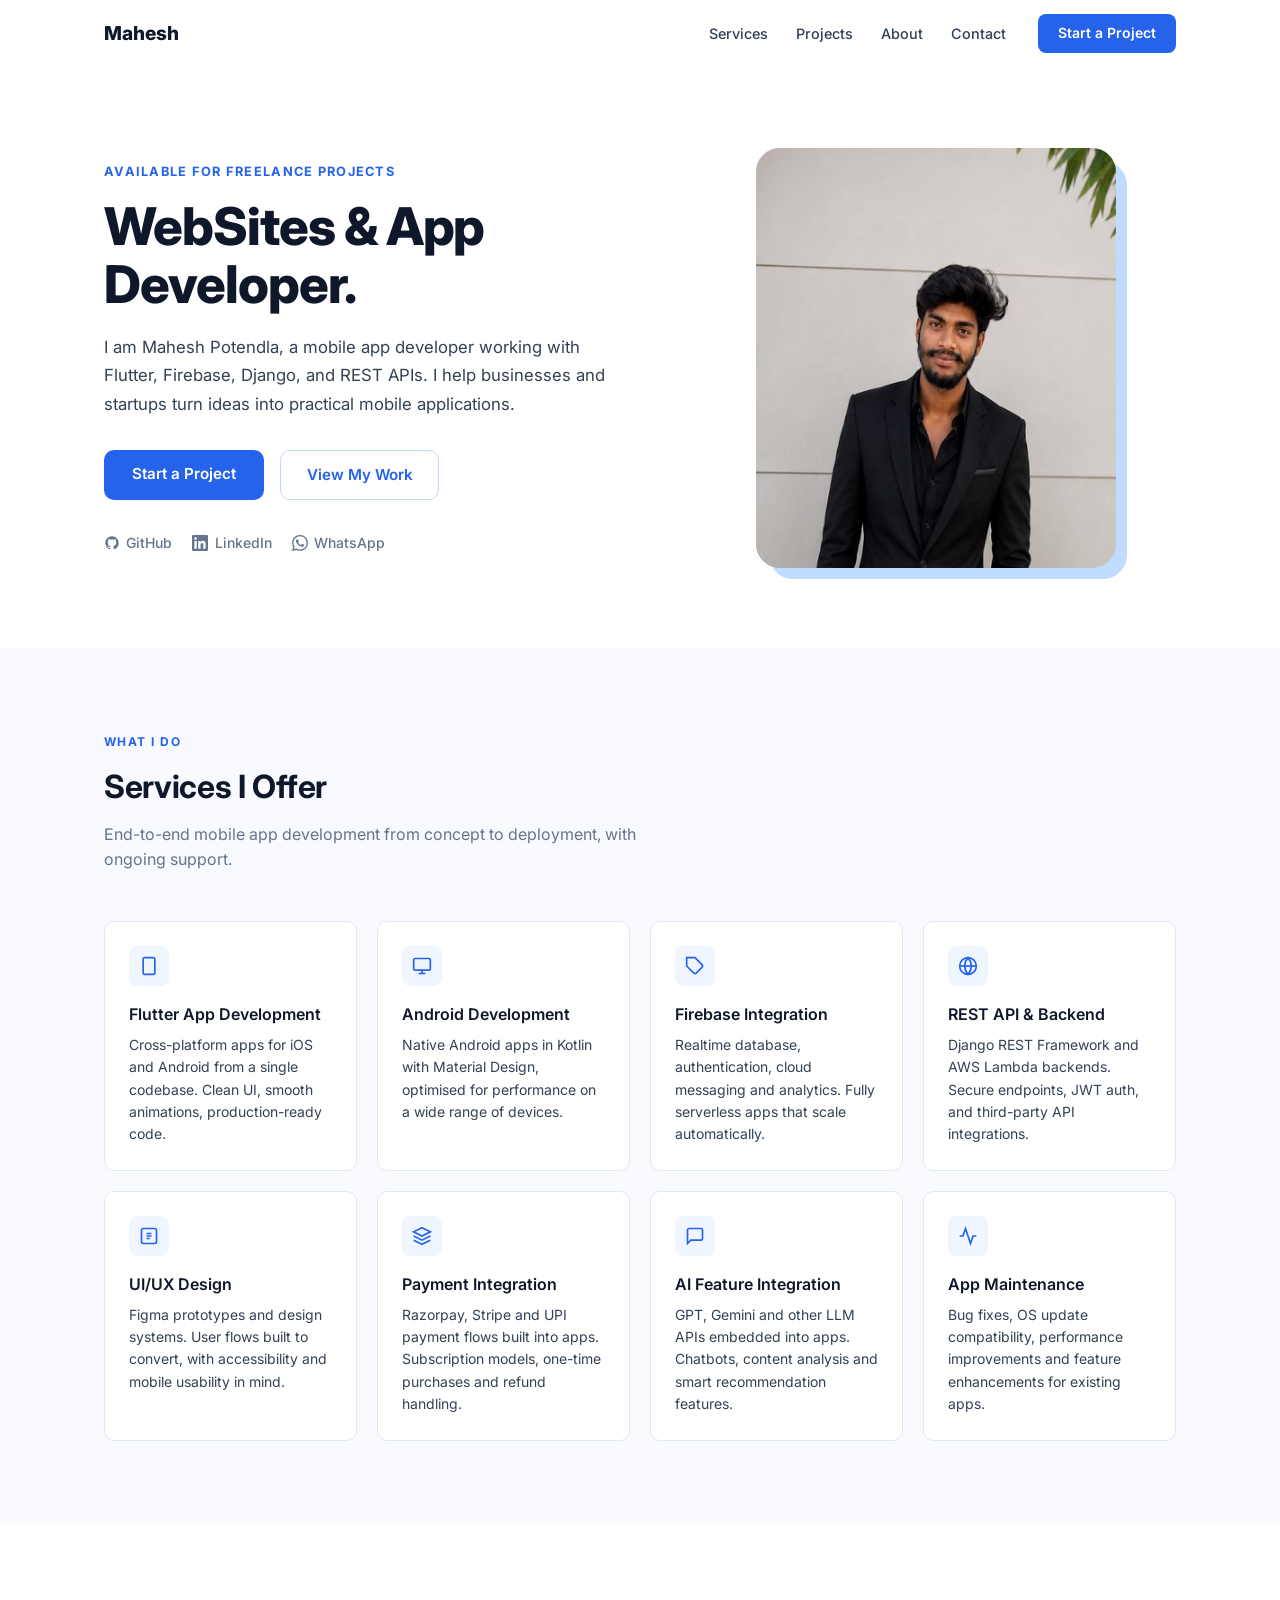
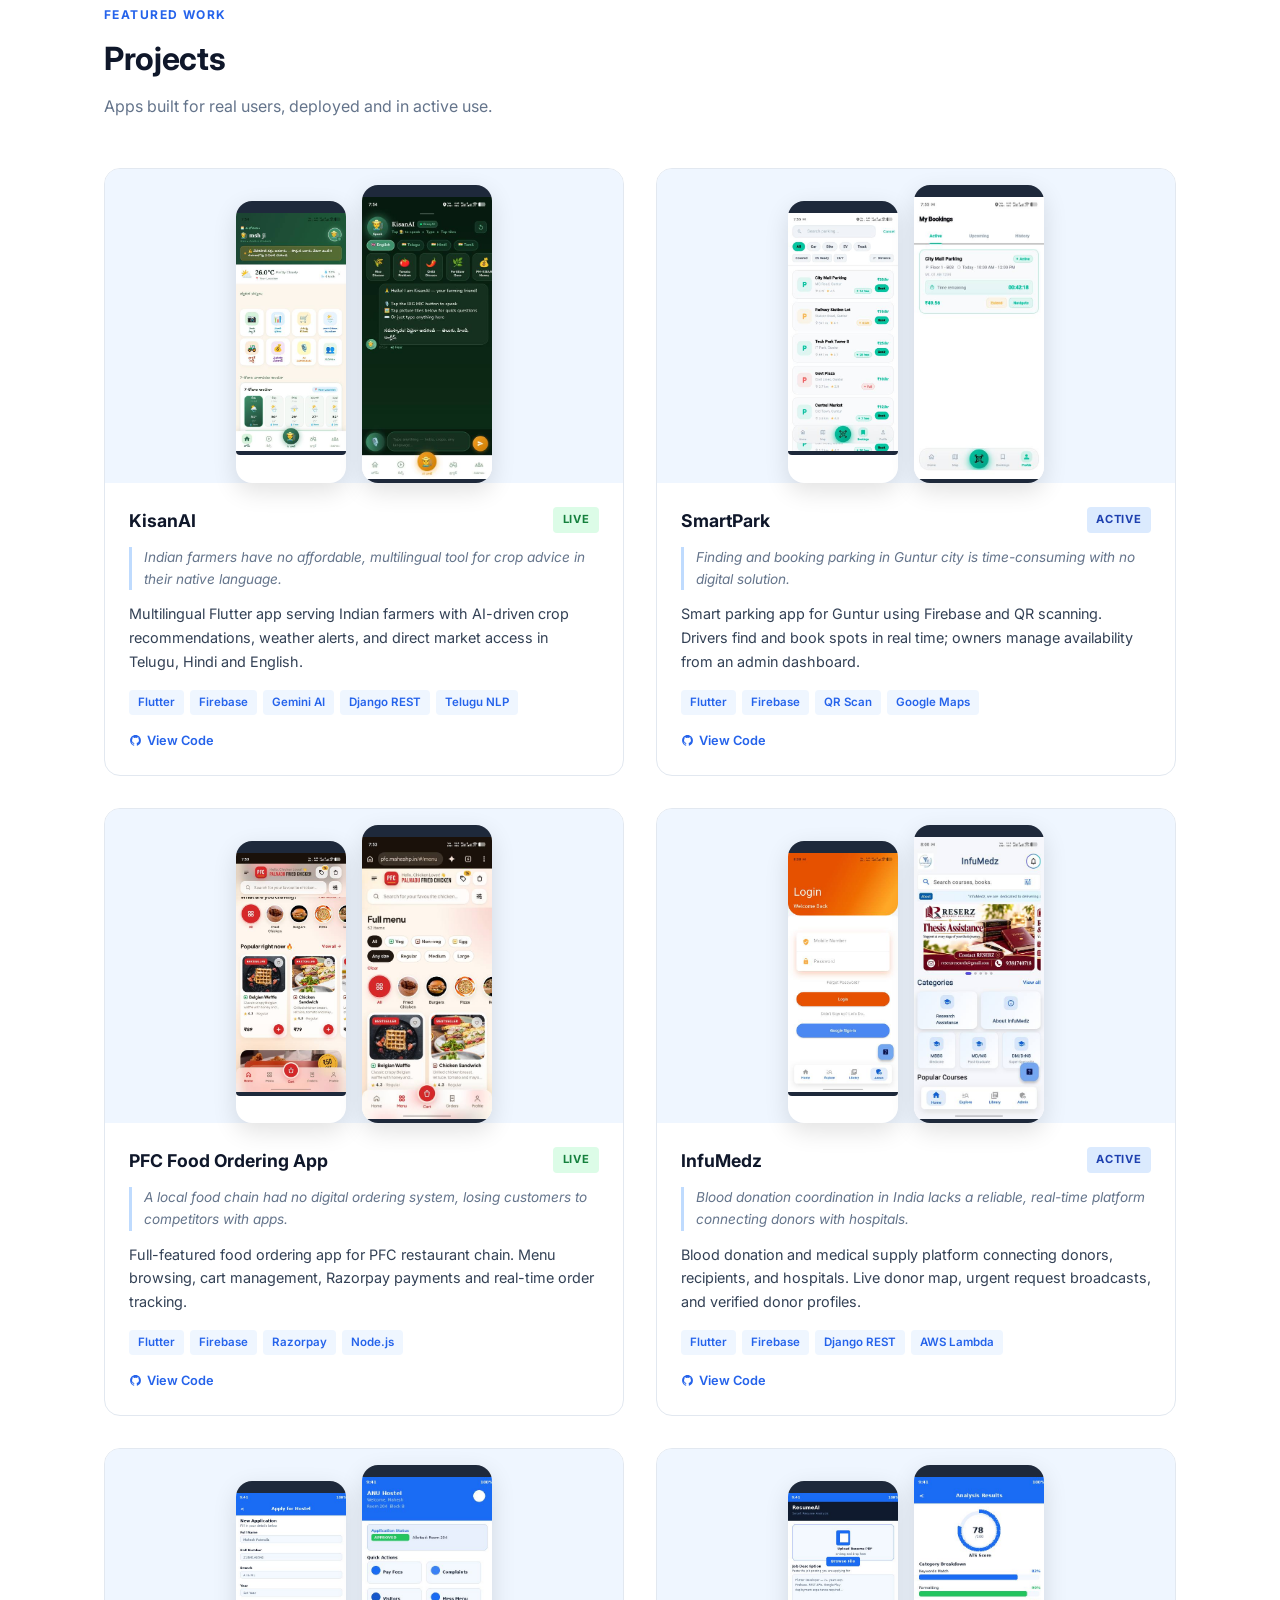
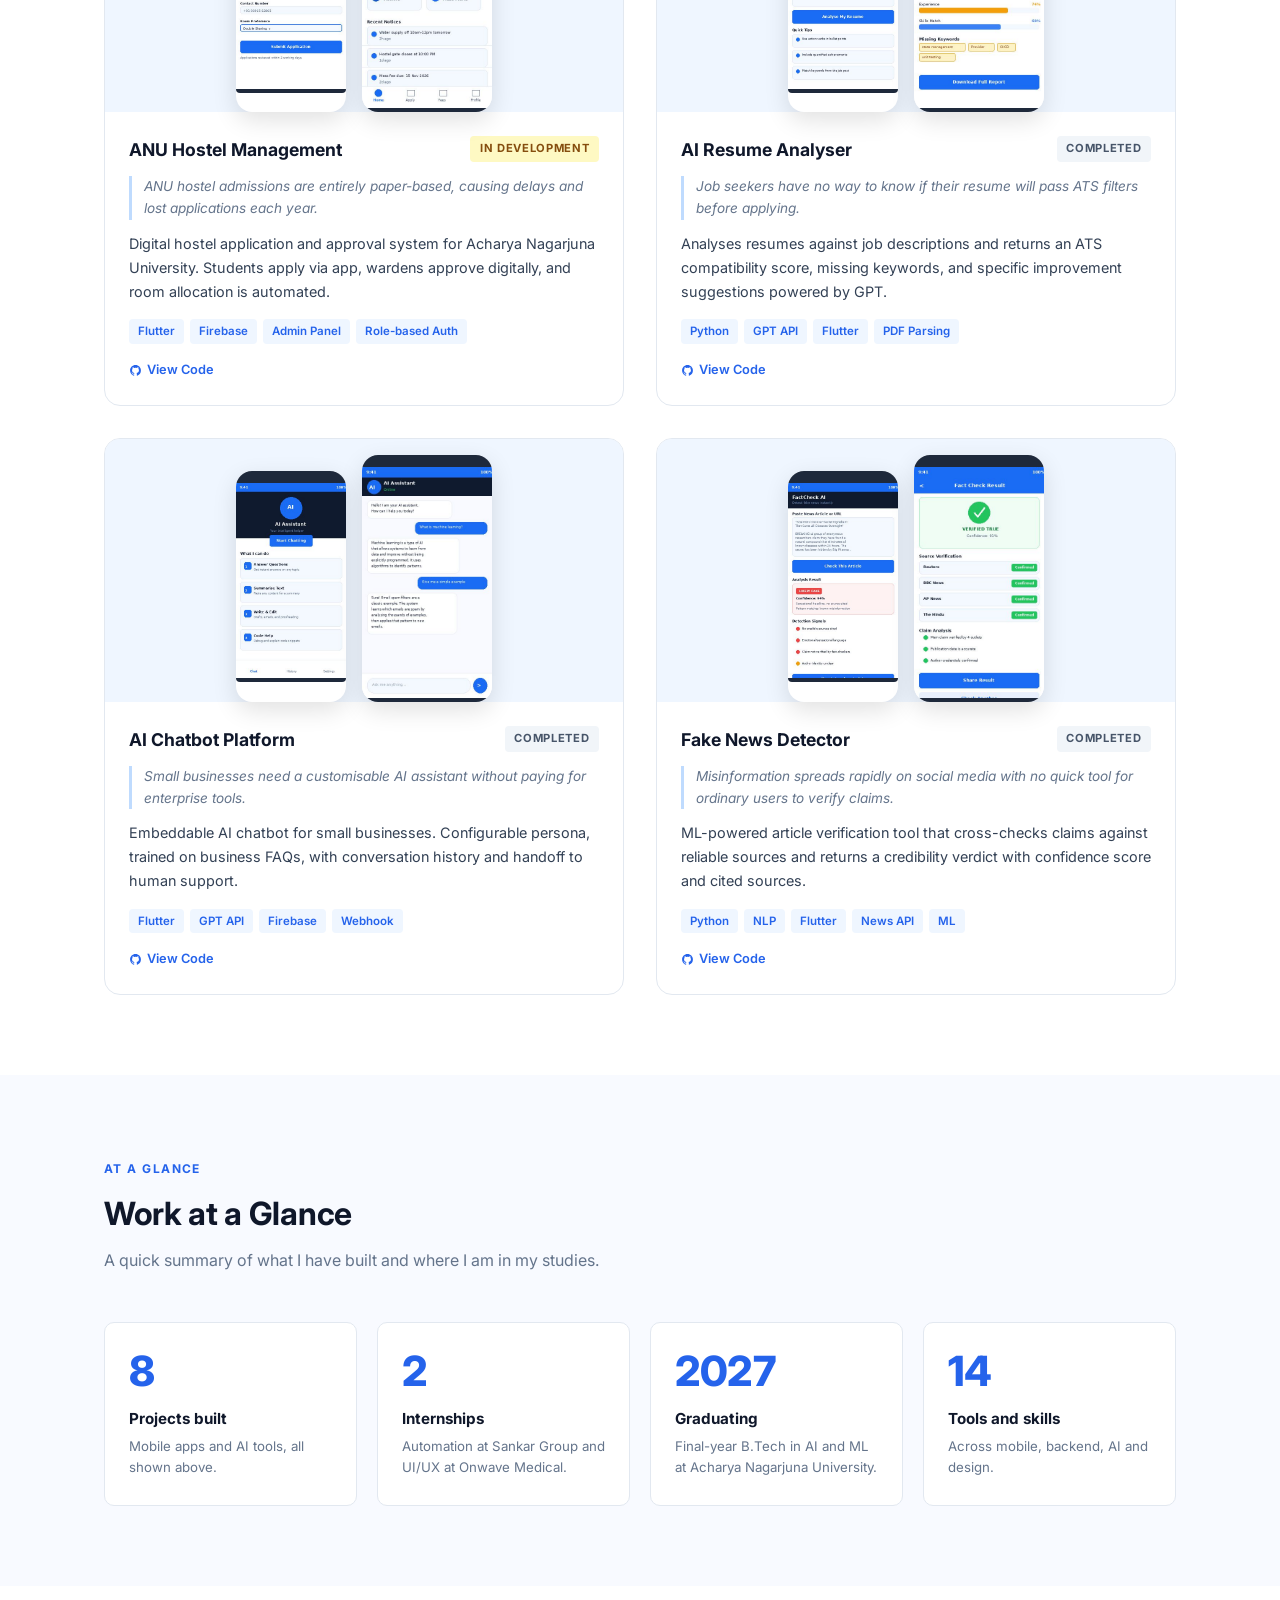
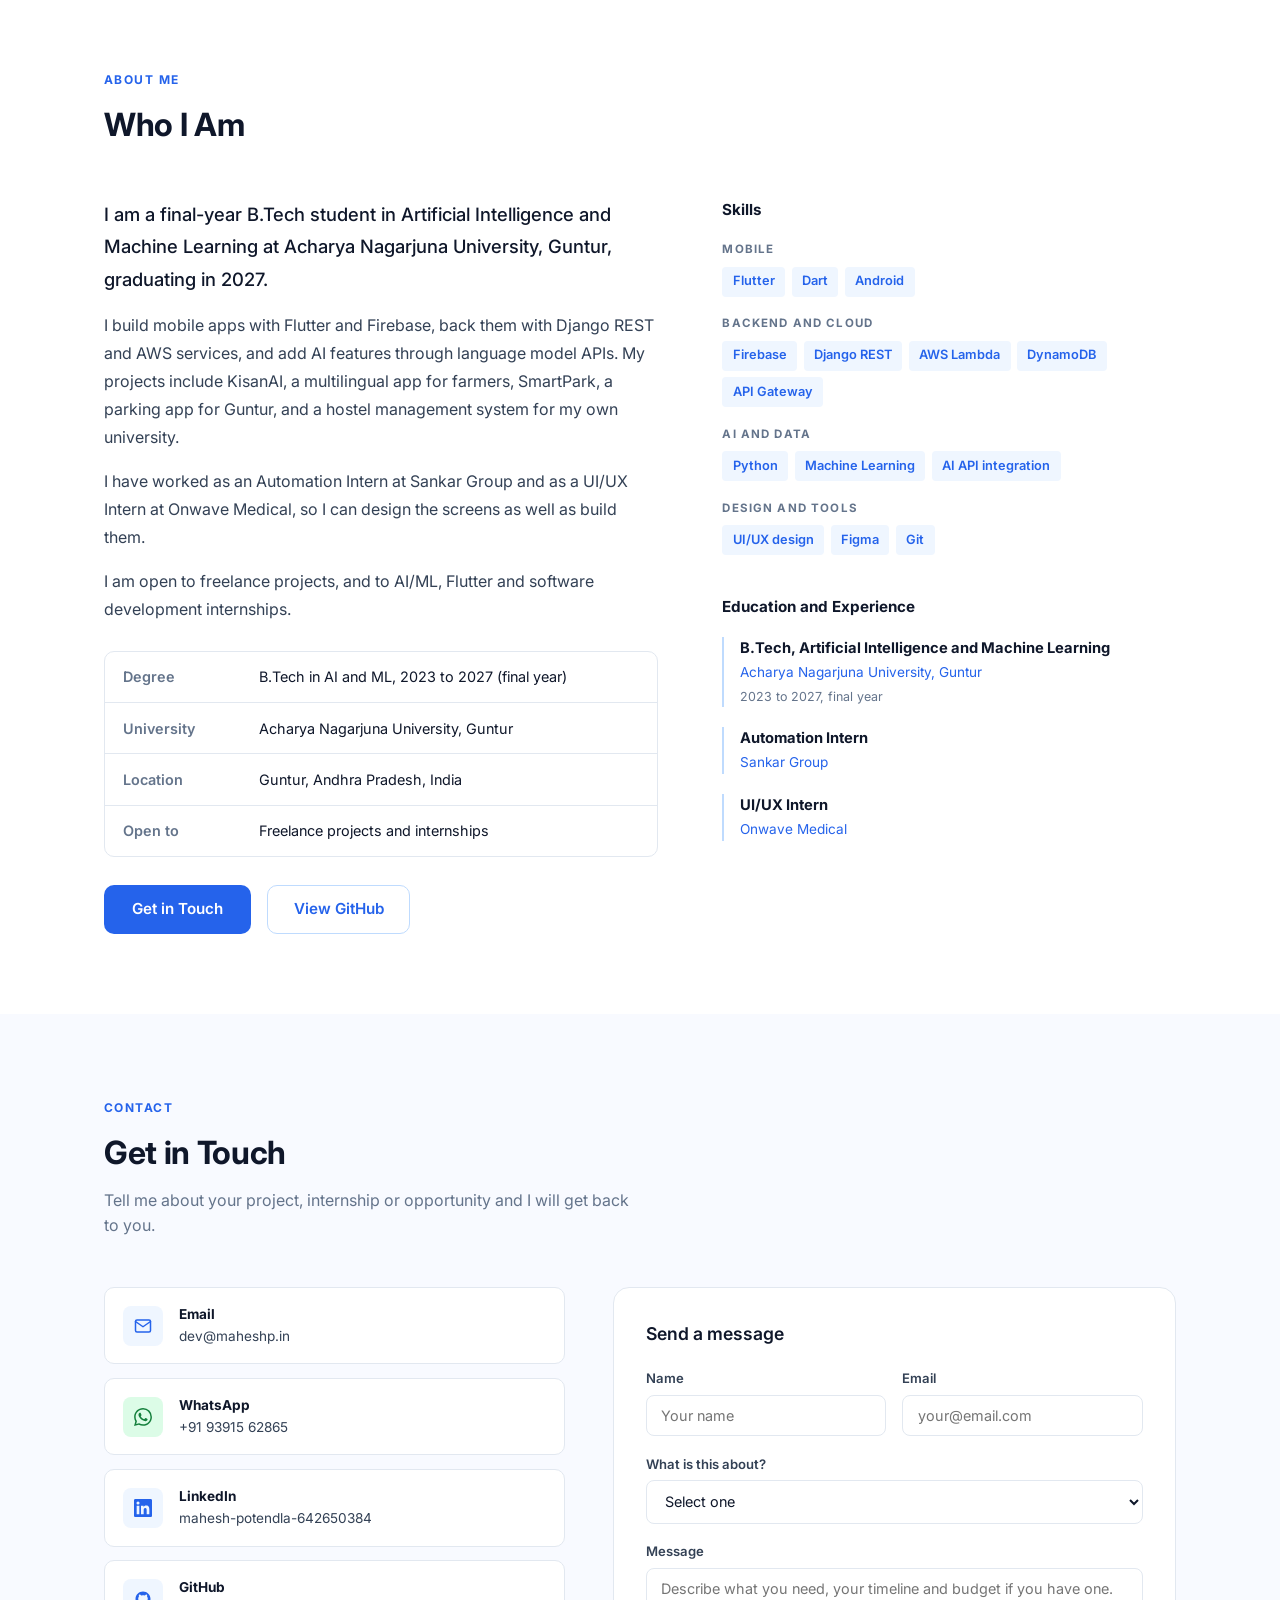
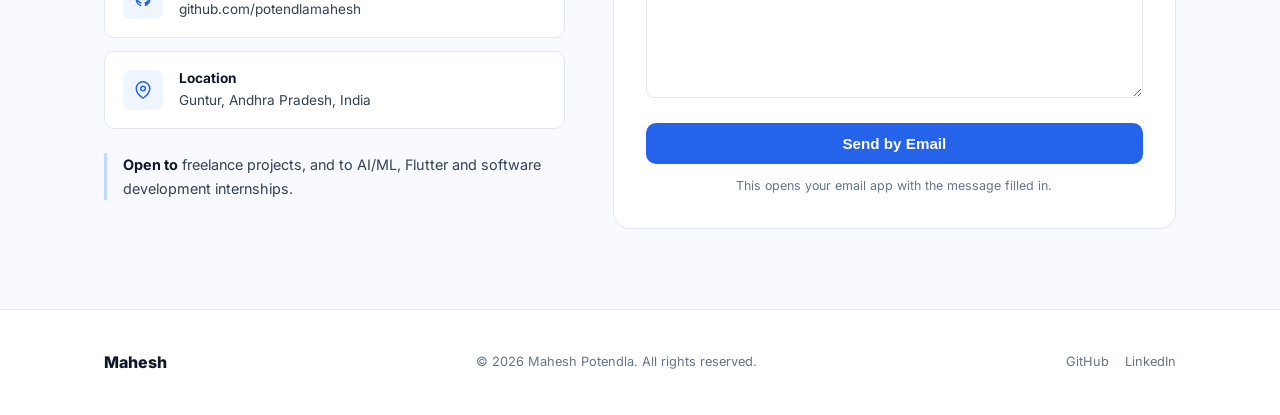
<file: index.html>
<!DOCTYPE html>
<html lang="en">
<head>
<meta charset="UTF-8">
<meta name="viewport" content="width=device-width, initial-scale=1.0">
<title>Mahesh Potendla | WebSites &amp; Android App </title>
<meta name="description" content="Mahesh Potendla builds Websites and  apps for businesses and startups. Firebase, Django REST, payment integration. Based in Guntur, India.">
<meta name="robots" content="index, follow">
<link rel="canonical" href="https://freelance.maheshp.in/">
<meta property="og:title" content="Mahesh Potendla | Flutter App Developer">
<meta property="og:description" content="Flutter, Firebase, Django. I build mobile apps for businesses and startups.">
<meta property="og:url" content="https://freelance.maheshp.in/">
<meta property="og:type" content="website">
<meta property="og:image" content="https://freelance.maheshp.in/assets/images/profile.jpg">
<meta name="twitter:card" content="summary">
<meta name="twitter:image" content="https://freelance.maheshp.in/assets/images/profile.jpg">
<link rel="preconnect" href="https://fonts.googleapis.com">
<link rel="preconnect" href="https://fonts.gstatic.com" crossorigin>
<link href="https://fonts.googleapis.com/css2?family=Inter:wght@400;500;600;700;800&display=swap" rel="stylesheet">
<link rel="icon" href="data:image/svg+xml,%3Csvg xmlns='http://www.w3.org/2000/svg' viewBox='0 0 64 64'%3E%3Crect width='64' height='64' rx='14' fill='%232563eb'/%3E%3Ctext x='32' y='45' font-family='Arial,sans-serif' font-size='38' font-weight='700' text-anchor='middle' fill='white'%3EM%3C/text%3E%3C/svg%3E">
<script>document.documentElement.className += ' js';</script>
<link rel="stylesheet" href="css/style.css">
</head>
<body>

<!-- NAV -->
<header class="nav" id="nav">
  <div class="nav-inner">
    <a href="#top" class="nav-logo">Mahesh</a>
    <nav class="nav-links" id="nav-links" aria-label="Main navigation">
      <a href="#services">Services</a>
      <a href="#projects">Projects</a>
      <a href="#about">About</a>
      <a href="#contact">Contact</a>
    </nav>
    <a href="#contact" class="nav-cta">Start a Project</a>
    <button class="hamburger" id="hamburger" aria-label="Open menu" aria-expanded="false">
      <span></span><span></span><span></span>
    </button>
  </div>
</header>

<!-- HERO -->
<section class="hero" id="top">
  <div class="hero-inner">
    <div class="hero-text">
      <p class="hero-avail">Available for freelance projects</p>
      <h1>WebSites &amp; App Developer.</h1>
      <p class="hero-sub">I am Mahesh Potendla, a mobile app developer working with Flutter, Firebase, Django, and REST APIs. I help businesses and startups turn ideas into practical mobile applications.</p>
      <div class="hero-actions">
        <a href="#contact" class="btn-primary">Start a Project</a>
        <a href="#projects" class="btn-secondary">View My Work</a>
      </div>
      <div class="hero-links">
        <a href="https://github.com/potendlamahesh" target="_blank" rel="noopener" aria-label="GitHub">
          <svg width="16" height="16" viewBox="0 0 24 24" fill="currentColor"><path d="M12 2C6.477 2 2 6.484 2 12.017c0 4.425 2.865 8.18 6.839 9.504.5.092.682-.217.682-.483 0-.237-.008-.868-.013-1.703-2.782.605-3.369-1.343-3.369-1.343-.454-1.158-1.11-1.466-1.11-1.466-.908-.62.069-.608.069-.608 1.003.07 1.531 1.032 1.531 1.032.892 1.53 2.341 1.088 2.91.832.092-.647.35-1.088.636-1.338-2.22-.253-4.555-1.113-4.555-4.951 0-1.093.39-1.988 1.029-2.688-.103-.253-.446-1.272.098-2.65 0 0 .84-.27 2.75 1.026A9.564 9.564 0 0112 6.844c.85.004 1.705.115 2.504.337 1.909-1.296 2.747-1.027 2.747-1.027.546 1.379.202 2.398.1 2.651.64.7 1.028 1.595 1.028 2.688 0 3.848-2.339 4.695-4.566 4.943.359.309.678.92.678 1.855 0 1.338-.012 2.419-.012 2.747 0 .268.18.58.688.482A10.019 10.019 0 0022 12.017C22 6.484 17.522 2 12 2z"/></svg>
          GitHub
        </a>
        <a href="https://linkedin.com/in/mahesh-potendla-642650384" target="_blank" rel="noopener" aria-label="LinkedIn">
          <svg width="16" height="16" viewBox="0 0 24 24" fill="currentColor"><path d="M20.447 20.452h-3.554v-5.569c0-1.328-.027-3.037-1.852-3.037-1.853 0-2.136 1.445-2.136 2.939v5.667H9.351V9h3.414v1.561h.046c.477-.9 1.637-1.85 3.37-1.85 3.601 0 4.267 2.37 4.267 5.455v6.286zM5.337 7.433a2.062 2.062 0 01-2.063-2.065 2.064 2.064 0 112.063 2.065zm1.782 13.019H3.555V9h3.564v11.452zM22.225 0H1.771C.792 0 0 .774 0 1.729v20.542C0 23.227.792 24 1.771 24h20.451C23.2 24 24 23.227 24 22.271V1.729C24 .774 23.2 0 22.222 0h.003z"/></svg>
          LinkedIn
        </a>
        <a href="https://wa.me/919391562865" target="_blank" rel="noopener" aria-label="WhatsApp">
          <svg width="16" height="16" viewBox="0 0 24 24" fill="currentColor"><path d="M17.472 14.382c-.297-.149-1.758-.867-2.03-.967-.273-.099-.471-.148-.67.15-.197.297-.767.966-.94 1.164-.173.199-.347.223-.644.075-.297-.15-1.255-.463-2.39-1.475-.883-.788-1.48-1.761-1.653-2.059-.173-.297-.018-.458.13-.606.134-.133.298-.347.446-.52.149-.174.198-.298.298-.497.099-.198.05-.371-.025-.52-.075-.149-.669-1.612-.916-2.207-.242-.579-.487-.5-.669-.51-.173-.008-.371-.01-.57-.01-.198 0-.52.074-.792.372-.272.297-1.04 1.016-1.04 2.479 0 1.462 1.065 2.875 1.213 3.074.149.198 2.096 3.2 5.077 4.487.709.306 1.262.489 1.694.625.712.227 1.36.195 1.871.118.571-.085 1.758-.719 2.006-1.413.248-.694.248-1.289.173-1.413-.074-.124-.272-.198-.57-.347m-5.421 7.403h-.004a9.87 9.87 0 01-5.031-1.378l-.361-.214-3.741.982.998-3.648-.235-.374a9.86 9.86 0 01-1.51-5.26c.001-5.45 4.436-9.884 9.888-9.884 2.64 0 5.122 1.03 6.988 2.898a9.825 9.825 0 012.893 6.994c-.003 5.45-4.437 9.884-9.885 9.884m8.413-18.297A11.815 11.815 0 0012.05 0C5.495 0 .16 5.335.157 11.892c0 2.096.547 4.142 1.588 5.945L.057 24l6.305-1.654a11.882 11.882 0 005.683 1.448h.005c6.554 0 11.89-5.335 11.893-11.893a11.821 11.821 0 00-3.48-8.413z"/></svg>
          WhatsApp
        </a>
      </div>
    </div>
    <div class="hero-visual">
      <div class="hero-photo-wrap">
        <div class="hero-photo-bg"></div>
        <img src="assets/images/profile.jpg" alt="Mahesh Potendla" class="hero-photo" fetchpriority="high">
      </div>
    </div>
  </div>
</section>

<!-- SERVICES -->
<section class="services" id="services">
  <div class="container">
    <div class="section-header reveal">
      <span class="section-label">What I do</span>
      <h2>Services I Offer</h2>
      <p>End-to-end mobile app development from concept to deployment, with ongoing support.</p>
    </div>
    <div class="services-grid">
      <div class="service-card reveal">
        <div class="service-icon"><svg width="20" height="20" viewBox="0 0 24 24" fill="none" stroke="currentColor" stroke-width="2"><rect x="5" y="2" width="14" height="20" rx="2"/><line x1="12" y1="18" x2="12.01" y2="18"/></svg></div>
        <h3>Flutter App Development</h3>
        <p>Cross-platform apps for iOS and Android from a single codebase. Clean UI, smooth animations, production-ready code.</p>
      </div>
      <div class="service-card reveal">
        <div class="service-icon"><svg width="20" height="20" viewBox="0 0 24 24" fill="none" stroke="currentColor" stroke-width="2"><rect x="2" y="3" width="20" height="14" rx="2"/><line x1="8" y1="21" x2="16" y2="21"/><line x1="12" y1="17" x2="12" y2="21"/></svg></div>
        <h3>Android Development</h3>
        <p>Native Android apps in Kotlin with Material Design, optimised for performance on a wide range of devices.</p>
      </div>
      <div class="service-card reveal">
        <div class="service-icon"><svg width="20" height="20" viewBox="0 0 24 24" fill="none" stroke="currentColor" stroke-width="2"><path d="M20.59 13.41l-7.17 7.17a2 2 0 01-2.83 0L2 12V2h10l8.59 8.59a2 2 0 010 2.82z"/><line x1="7" y1="7" x2="7.01" y2="7"/></svg></div>
        <h3>Firebase Integration</h3>
        <p>Realtime database, authentication, cloud messaging and analytics. Fully serverless apps that scale automatically.</p>
      </div>
      <div class="service-card reveal">
        <div class="service-icon"><svg width="20" height="20" viewBox="0 0 24 24" fill="none" stroke="currentColor" stroke-width="2"><circle cx="12" cy="12" r="10"/><line x1="2" y1="12" x2="22" y2="12"/><path d="M12 2a15.3 15.3 0 014 10 15.3 15.3 0 01-4 10 15.3 15.3 0 01-4-10 15.3 15.3 0 014-10z"/></svg></div>
        <h3>REST API &amp; Backend</h3>
        <p>Django REST Framework and AWS Lambda backends. Secure endpoints, JWT auth, and third-party API integrations.</p>
      </div>
      <div class="service-card reveal">
        <div class="service-icon"><svg width="20" height="20" viewBox="0 0 24 24" fill="none" stroke="currentColor" stroke-width="2"><rect x="3" y="3" width="18" height="18" rx="2"/><path d="M9 9h6M9 12h6M9 15h4"/></svg></div>
        <h3>UI/UX Design</h3>
        <p>Figma prototypes and design systems. User flows built to convert, with accessibility and mobile usability in mind.</p>
      </div>
      <div class="service-card reveal">
        <div class="service-icon"><svg width="20" height="20" viewBox="0 0 24 24" fill="none" stroke="currentColor" stroke-width="2"><path d="M12 2L2 7l10 5 10-5-10-5zM2 17l10 5 10-5M2 12l10 5 10-5"/></svg></div>
        <h3>Payment Integration</h3>
        <p>Razorpay, Stripe and UPI payment flows built into apps. Subscription models, one-time purchases and refund handling.</p>
      </div>
      <div class="service-card reveal">
        <div class="service-icon"><svg width="20" height="20" viewBox="0 0 24 24" fill="none" stroke="currentColor" stroke-width="2"><path d="M21 15a2 2 0 01-2 2H7l-4 4V5a2 2 0 012-2h14a2 2 0 012 2z"/></svg></div>
        <h3>AI Feature Integration</h3>
        <p>GPT, Gemini and other LLM APIs embedded into apps. Chatbots, content analysis and smart recommendation features.</p>
      </div>
      <div class="service-card reveal">
        <div class="service-icon"><svg width="20" height="20" viewBox="0 0 24 24" fill="none" stroke="currentColor" stroke-width="2"><polyline points="22 12 18 12 15 21 9 3 6 12 2 12"/></svg></div>
        <h3>App Maintenance</h3>
        <p>Bug fixes, OS update compatibility, performance improvements and feature enhancements for existing apps.</p>
      </div>
    </div>
  </div>
</section>

<!-- PROJECTS -->
<section class="projects" id="projects">
  <div class="container">
    <div class="section-header reveal">
      <span class="section-label">Featured Work</span>
      <h2>Projects</h2>
      <p>Apps built for real users, deployed and in active use.</p>
    </div>
    <div class="projects-grid">

      <!-- KisanAI -->
      <div class="project-card reveal">
        <div class="project-screens">
          <div class="phone">
            <div class="phone-top-bar"></div>
            <img src="assets/images/kisanai-home.jpg" alt="KisanAI home dashboard with weather" loading="lazy">
          </div>
          <div class="phone phone-main">
            <div class="phone-top-bar"></div>
            <img src="assets/images/kisanai-chat.jpg" alt="KisanAI AI chat screen in Telugu" loading="lazy">
          </div>
        </div>
        <div class="project-body">
          <div class="project-top">
            <h3 class="project-title">KisanAI</h3>
            <span class="project-status status-live">Live</span>
          </div>
          <p class="project-problem">Indian farmers have no affordable, multilingual tool for crop advice in their native language.</p>
          <p class="project-desc">Multilingual Flutter app serving Indian farmers with AI-driven crop recommendations, weather alerts, and direct market access in Telugu, Hindi and English.</p>
          <div class="project-stack">
            <span class="tag">Flutter</span><span class="tag">Firebase</span><span class="tag">Gemini AI</span><span class="tag">Django REST</span><span class="tag">Telugu NLP</span>
          </div>
          <div class="project-links">
            <a href="https://github.com/potendlamahesh" target="_blank" rel="noopener">
              <svg width="13" height="13" viewBox="0 0 24 24" fill="currentColor"><path d="M12 2C6.477 2 2 6.484 2 12.017c0 4.425 2.865 8.18 6.839 9.504.5.092.682-.217.682-.483 0-.237-.008-.868-.013-1.703-2.782.605-3.369-1.343-3.369-1.343-.454-1.158-1.11-1.466-1.11-1.466-.908-.62.069-.608.069-.608 1.003.07 1.531 1.032 1.531 1.032.892 1.53 2.341 1.088 2.91.832.092-.647.35-1.088.636-1.338-2.22-.253-4.555-1.113-4.555-4.951 0-1.093.39-1.988 1.029-2.688-.103-.253-.446-1.272.098-2.65 0 0 .84-.27 2.75 1.026A9.564 9.564 0 0112 6.844c.85.004 1.705.115 2.504.337 1.909-1.296 2.747-1.027 2.747-1.027.546 1.379.202 2.398.1 2.651.64.7 1.028 1.595 1.028 2.688 0 3.848-2.339 4.695-4.566 4.943.359.309.678.92.678 1.855 0 1.338-.012 2.419-.012 2.747 0 .268.18.58.688.482A10.019 10.019 0 0022 12.017C22 6.484 17.522 2 12 2z"/></svg>
              View Code
            </a>
          </div>
        </div>
      </div>

      <!-- SmartPark -->
      <div class="project-card reveal">
        <div class="project-screens">
          <div class="phone">
            <div class="phone-top-bar"></div>
            <img src="assets/images/smartpark-search.jpg" alt="SmartPark parking search results" loading="lazy">
          </div>
          <div class="phone phone-main">
            <div class="phone-top-bar"></div>
            <img src="assets/images/smartpark-booking.jpg" alt="SmartPark active booking with timer" loading="lazy">
          </div>
        </div>
        <div class="project-body">
          <div class="project-top">
            <h3 class="project-title">SmartPark</h3>
            <span class="project-status status-active">Active</span>
          </div>
          <p class="project-problem">Finding and booking parking in Guntur city is time-consuming with no digital solution.</p>
          <p class="project-desc">Smart parking app for Guntur using Firebase and QR scanning. Drivers find and book spots in real time; owners manage availability from an admin dashboard.</p>
          <div class="project-stack">
            <span class="tag">Flutter</span><span class="tag">Firebase</span><span class="tag">QR Scan</span><span class="tag">Google Maps</span>
          </div>
          <div class="project-links">
            <a href="https://github.com/potendlamahesh" target="_blank" rel="noopener">
              <svg width="13" height="13" viewBox="0 0 24 24" fill="currentColor"><path d="M12 2C6.477 2 2 6.484 2 12.017c0 4.425 2.865 8.18 6.839 9.504.5.092.682-.217.682-.483 0-.237-.008-.868-.013-1.703-2.782.605-3.369-1.343-3.369-1.343-.454-1.158-1.11-1.466-1.11-1.466-.908-.62.069-.608.069-.608 1.003.07 1.531 1.032 1.531 1.032.892 1.53 2.341 1.088 2.91.832.092-.647.35-1.088.636-1.338-2.22-.253-4.555-1.113-4.555-4.951 0-1.093.39-1.988 1.029-2.688-.103-.253-.446-1.272.098-2.65 0 0 .84-.27 2.75 1.026A9.564 9.564 0 0112 6.844c.85.004 1.705.115 2.504.337 1.909-1.296 2.747-1.027 2.747-1.027.546 1.379.202 2.398.1 2.651.64.7 1.028 1.595 1.028 2.688 0 3.848-2.339 4.695-4.566 4.943.359.309.678.92.678 1.855 0 1.338-.012 2.419-.012 2.747 0 .268.18.58.688.482A10.019 10.019 0 0022 12.017C22 6.484 17.522 2 12 2z"/></svg>
              View Code
            </a>
          </div>
        </div>
      </div>

      <!-- PFC -->
      <div class="project-card reveal">
        <div class="project-screens">
          <div class="phone">
            <div class="phone-top-bar"></div>
            <img src="assets/images/pfc-home.jpg" alt="PFC food ordering app home screen" loading="lazy">
          </div>
          <div class="phone phone-main">
            <div class="phone-top-bar"></div>
            <img src="assets/images/pfc-menu.jpg" alt="PFC full menu screen" loading="lazy">
          </div>
        </div>
        <div class="project-body">
          <div class="project-top">
            <h3 class="project-title">PFC Food Ordering App</h3>
            <span class="project-status status-live">Live</span>
          </div>
          <p class="project-problem">A local food chain had no digital ordering system, losing customers to competitors with apps.</p>
          <p class="project-desc">Full-featured food ordering app for PFC restaurant chain. Menu browsing, cart management, Razorpay payments and real-time order tracking.</p>
          <div class="project-stack">
            <span class="tag">Flutter</span><span class="tag">Firebase</span><span class="tag">Razorpay</span><span class="tag">Node.js</span>
          </div>
          <div class="project-links">
            <a href="https://github.com/potendlamahesh" target="_blank" rel="noopener">
              <svg width="13" height="13" viewBox="0 0 24 24" fill="currentColor"><path d="M12 2C6.477 2 2 6.484 2 12.017c0 4.425 2.865 8.18 6.839 9.504.5.092.682-.217.682-.483 0-.237-.008-.868-.013-1.703-2.782.605-3.369-1.343-3.369-1.343-.454-1.158-1.11-1.466-1.11-1.466-.908-.62.069-.608.069-.608 1.003.07 1.531 1.032 1.531 1.032.892 1.53 2.341 1.088 2.91.832.092-.647.35-1.088.636-1.338-2.22-.253-4.555-1.113-4.555-4.951 0-1.093.39-1.988 1.029-2.688-.103-.253-.446-1.272.098-2.65 0 0 .84-.27 2.75 1.026A9.564 9.564 0 0112 6.844c.85.004 1.705.115 2.504.337 1.909-1.296 2.747-1.027 2.747-1.027.546 1.379.202 2.398.1 2.651.64.7 1.028 1.595 1.028 2.688 0 3.848-2.339 4.695-4.566 4.943.359.309.678.92.678 1.855 0 1.338-.012 2.419-.012 2.747 0 .268.18.58.688.482A10.019 10.019 0 0022 12.017C22 6.484 17.522 2 12 2z"/></svg>
              View Code
            </a>
          </div>
        </div>
      </div>

      <!-- InfuMedz -->
      <div class="project-card reveal">
        <div class="project-screens">
          <div class="phone">
            <div class="phone-top-bar"></div>
            <img src="assets/images/infumedz-login.jpg" alt="InfuMedz login screen" loading="lazy">
          </div>
          <div class="phone phone-main">
            <div class="phone-top-bar"></div>
            <img src="assets/images/infumedz-home.jpg" alt="InfuMedz home screen with categories" loading="lazy">
          </div>
        </div>
        <div class="project-body">
          <div class="project-top">
            <h3 class="project-title">InfuMedz</h3>
            <span class="project-status status-active">Active</span>
          </div>
          <p class="project-problem">Blood donation coordination in India lacks a reliable, real-time platform connecting donors with hospitals.</p>
          <p class="project-desc">Blood donation and medical supply platform connecting donors, recipients, and hospitals. Live donor map, urgent request broadcasts, and verified donor profiles.</p>
          <div class="project-stack">
            <span class="tag">Flutter</span><span class="tag">Firebase</span><span class="tag">Django REST</span><span class="tag">AWS Lambda</span>
          </div>
          <div class="project-links">
            <a href="https://github.com/potendlamahesh" target="_blank" rel="noopener">
              <svg width="13" height="13" viewBox="0 0 24 24" fill="currentColor"><path d="M12 2C6.477 2 2 6.484 2 12.017c0 4.425 2.865 8.18 6.839 9.504.5.092.682-.217.682-.483 0-.237-.008-.868-.013-1.703-2.782.605-3.369-1.343-3.369-1.343-.454-1.158-1.11-1.466-1.11-1.466-.908-.62.069-.608.069-.608 1.003.07 1.531 1.032 1.531 1.032.892 1.53 2.341 1.088 2.91.832.092-.647.35-1.088.636-1.338-2.22-.253-4.555-1.113-4.555-4.951 0-1.093.39-1.988 1.029-2.688-.103-.253-.446-1.272.098-2.65 0 0 .84-.27 2.75 1.026A9.564 9.564 0 0112 6.844c.85.004 1.705.115 2.504.337 1.909-1.296 2.747-1.027 2.747-1.027.546 1.379.202 2.398.1 2.651.64.7 1.028 1.595 1.028 2.688 0 3.848-2.339 4.695-4.566 4.943.359.309.678.92.678 1.855 0 1.338-.012 2.419-.012 2.747 0 .268.18.58.688.482A10.019 10.019 0 0022 12.017C22 6.484 17.522 2 12 2z"/></svg>
              View Code
            </a>
          </div>
        </div>
      </div>

      <!-- ANU Hostel -->
      <div class="project-card reveal">
        <div class="project-screens">
          <div class="phone">
            <div class="phone-top-bar"></div>
            <img src="assets/images/anu-hostel-apply.jpg" alt="ANU Hostel application form" loading="lazy">
          </div>
          <div class="phone phone-main">
            <div class="phone-top-bar"></div>
            <img src="assets/images/anu-hostel-home.jpg" alt="ANU Hostel student dashboard" loading="lazy">
          </div>
        </div>
        <div class="project-body">
          <div class="project-top">
            <h3 class="project-title">ANU Hostel Management</h3>
            <span class="project-status status-build">In Development</span>
          </div>
          <p class="project-problem">ANU hostel admissions are entirely paper-based, causing delays and lost applications each year.</p>
          <p class="project-desc">Digital hostel application and approval system for Acharya Nagarjuna University. Students apply via app, wardens approve digitally, and room allocation is automated.</p>
          <div class="project-stack">
            <span class="tag">Flutter</span><span class="tag">Firebase</span><span class="tag">Admin Panel</span><span class="tag">Role-based Auth</span>
          </div>
          <div class="project-links">
            <a href="https://github.com/potendlamahesh" target="_blank" rel="noopener">
              <svg width="13" height="13" viewBox="0 0 24 24" fill="currentColor"><path d="M12 2C6.477 2 2 6.484 2 12.017c0 4.425 2.865 8.18 6.839 9.504.5.092.682-.217.682-.483 0-.237-.008-.868-.013-1.703-2.782.605-3.369-1.343-3.369-1.343-.454-1.158-1.11-1.466-1.11-1.466-.908-.62.069-.608.069-.608 1.003.07 1.531 1.032 1.531 1.032.892 1.53 2.341 1.088 2.91.832.092-.647.35-1.088.636-1.338-2.22-.253-4.555-1.113-4.555-4.951 0-1.093.39-1.988 1.029-2.688-.103-.253-.446-1.272.098-2.65 0 0 .84-.27 2.75 1.026A9.564 9.564 0 0112 6.844c.85.004 1.705.115 2.504.337 1.909-1.296 2.747-1.027 2.747-1.027.546 1.379.202 2.398.1 2.651.64.7 1.028 1.595 1.028 2.688 0 3.848-2.339 4.695-4.566 4.943.359.309.678.92.678 1.855 0 1.338-.012 2.419-.012 2.747 0 .268.18.58.688.482A10.019 10.019 0 0022 12.017C22 6.484 17.522 2 12 2z"/></svg>
              View Code
            </a>
          </div>
        </div>
      </div>

      <!-- AI Resume Analyser -->
      <div class="project-card reveal">
        <div class="project-screens">
          <div class="phone">
            <div class="phone-top-bar"></div>
            <img src="assets/images/resume-upload.jpg" alt="AI Resume Analyser upload screen" loading="lazy">
          </div>
          <div class="phone phone-main">
            <div class="phone-top-bar"></div>
            <img src="assets/images/resume-results.jpg" alt="AI Resume Analyser results with ATS score" loading="lazy">
          </div>
        </div>
        <div class="project-body">
          <div class="project-top">
            <h3 class="project-title">AI Resume Analyser</h3>
            <span class="project-status status-complete">Completed</span>
          </div>
          <p class="project-problem">Job seekers have no way to know if their resume will pass ATS filters before applying.</p>
          <p class="project-desc">Analyses resumes against job descriptions and returns an ATS compatibility score, missing keywords, and specific improvement suggestions powered by GPT.</p>
          <div class="project-stack">
            <span class="tag">Python</span><span class="tag">GPT API</span><span class="tag">Flutter</span><span class="tag">PDF Parsing</span>
          </div>
          <div class="project-links">
            <a href="https://github.com/potendlamahesh" target="_blank" rel="noopener">
              <svg width="13" height="13" viewBox="0 0 24 24" fill="currentColor"><path d="M12 2C6.477 2 2 6.484 2 12.017c0 4.425 2.865 8.18 6.839 9.504.5.092.682-.217.682-.483 0-.237-.008-.868-.013-1.703-2.782.605-3.369-1.343-3.369-1.343-.454-1.158-1.11-1.466-1.11-1.466-.908-.62.069-.608.069-.608 1.003.07 1.531 1.032 1.531 1.032.892 1.53 2.341 1.088 2.91.832.092-.647.35-1.088.636-1.338-2.22-.253-4.555-1.113-4.555-4.951 0-1.093.39-1.988 1.029-2.688-.103-.253-.446-1.272.098-2.65 0 0 .84-.27 2.75 1.026A9.564 9.564 0 0112 6.844c.85.004 1.705.115 2.504.337 1.909-1.296 2.747-1.027 2.747-1.027.546 1.379.202 2.398.1 2.651.64.7 1.028 1.595 1.028 2.688 0 3.848-2.339 4.695-4.566 4.943.359.309.678.92.678 1.855 0 1.338-.012 2.419-.012 2.747 0 .268.18.58.688.482A10.019 10.019 0 0022 12.017C22 6.484 17.522 2 12 2z"/></svg>
              View Code
            </a>
          </div>
        </div>
      </div>

      <!-- AI Chatbot -->
      <div class="project-card reveal">
        <div class="project-screens">
          <div class="phone">
            <div class="phone-top-bar"></div>
            <img src="assets/images/chatbot-features.jpg" alt="AI Chatbot features screen" loading="lazy">
          </div>
          <div class="phone phone-main">
            <div class="phone-top-bar"></div>
            <img src="assets/images/chatbot-chat.jpg" alt="AI Chatbot conversation screen" loading="lazy">
          </div>
        </div>
        <div class="project-body">
          <div class="project-top">
            <h3 class="project-title">AI Chatbot Platform</h3>
            <span class="project-status status-complete">Completed</span>
          </div>
          <p class="project-problem">Small businesses need a customisable AI assistant without paying for enterprise tools.</p>
          <p class="project-desc">Embeddable AI chatbot for small businesses. Configurable persona, trained on business FAQs, with conversation history and handoff to human support.</p>
          <div class="project-stack">
            <span class="tag">Flutter</span><span class="tag">GPT API</span><span class="tag">Firebase</span><span class="tag">Webhook</span>
          </div>
          <div class="project-links">
            <a href="https://github.com/potendlamahesh" target="_blank" rel="noopener">
              <svg width="13" height="13" viewBox="0 0 24 24" fill="currentColor"><path d="M12 2C6.477 2 2 6.484 2 12.017c0 4.425 2.865 8.18 6.839 9.504.5.092.682-.217.682-.483 0-.237-.008-.868-.013-1.703-2.782.605-3.369-1.343-3.369-1.343-.454-1.158-1.11-1.466-1.11-1.466-.908-.62.069-.608.069-.608 1.003.07 1.531 1.032 1.531 1.032.892 1.53 2.341 1.088 2.91.832.092-.647.35-1.088.636-1.338-2.22-.253-4.555-1.113-4.555-4.951 0-1.093.39-1.988 1.029-2.688-.103-.253-.446-1.272.098-2.65 0 0 .84-.27 2.75 1.026A9.564 9.564 0 0112 6.844c.85.004 1.705.115 2.504.337 1.909-1.296 2.747-1.027 2.747-1.027.546 1.379.202 2.398.1 2.651.64.7 1.028 1.595 1.028 2.688 0 3.848-2.339 4.695-4.566 4.943.359.309.678.92.678 1.855 0 1.338-.012 2.419-.012 2.747 0 .268.18.58.688.482A10.019 10.019 0 0022 12.017C22 6.484 17.522 2 12 2z"/></svg>
              View Code
            </a>
          </div>
        </div>
      </div>

      <!-- Fake News Detector -->
      <div class="project-card reveal">
        <div class="project-screens">
          <div class="phone">
            <div class="phone-top-bar"></div>
            <img src="assets/images/fakenews-analyse.jpg" alt="Fake News Detector analysis screen" loading="lazy">
          </div>
          <div class="phone phone-main">
            <div class="phone-top-bar"></div>
            <img src="assets/images/fakenews-result.jpg" alt="Fake News Detector verified result screen" loading="lazy">
          </div>
        </div>
        <div class="project-body">
          <div class="project-top">
            <h3 class="project-title">Fake News Detector</h3>
            <span class="project-status status-complete">Completed</span>
          </div>
          <p class="project-problem">Misinformation spreads rapidly on social media with no quick tool for ordinary users to verify claims.</p>
          <p class="project-desc">ML-powered article verification tool that cross-checks claims against reliable sources and returns a credibility verdict with confidence score and cited sources.</p>
          <div class="project-stack">
            <span class="tag">Python</span><span class="tag">NLP</span><span class="tag">Flutter</span><span class="tag">News API</span><span class="tag">ML</span>
          </div>
          <div class="project-links">
            <a href="https://github.com/potendlamahesh" target="_blank" rel="noopener">
              <svg width="13" height="13" viewBox="0 0 24 24" fill="currentColor"><path d="M12 2C6.477 2 2 6.484 2 12.017c0 4.425 2.865 8.18 6.839 9.504.5.092.682-.217.682-.483 0-.237-.008-.868-.013-1.703-2.782.605-3.369-1.343-3.369-1.343-.454-1.158-1.11-1.466-1.11-1.466-.908-.62.069-.608.069-.608 1.003.07 1.531 1.032 1.531 1.032.892 1.53 2.341 1.088 2.91.832.092-.647.35-1.088.636-1.338-2.22-.253-4.555-1.113-4.555-4.951 0-1.093.39-1.988 1.029-2.688-.103-.253-.446-1.272.098-2.65 0 0 .84-.27 2.75 1.026A9.564 9.564 0 0112 6.844c.85.004 1.705.115 2.504.337 1.909-1.296 2.747-1.027 2.747-1.027.546 1.379.202 2.398.1 2.651.64.7 1.028 1.595 1.028 2.688 0 3.848-2.339 4.695-4.566 4.943.359.309.678.92.678 1.855 0 1.338-.012 2.419-.012 2.747 0 .268.18.58.688.482A10.019 10.019 0 0022 12.017C22 6.484 17.522 2 12 2z"/></svg>
              View Code
            </a>
          </div>
        </div>
      </div>

    </div>
  </div>
</section>

<!-- AT A GLANCE -->
<section class="glance" id="glance">
  <div class="container">
    <div class="section-header reveal">
      <span class="section-label">At a glance</span>
      <h2>Work at a Glance</h2>
      <p>A quick summary of what I have built and where I am in my studies.</p>
    </div>
    <div class="glance-grid">
      <div class="glance-card reveal">
        <div class="glance-num">8</div>
        <h3 class="glance-title">Projects built</h3>
        <p class="glance-note">Mobile apps and AI tools, all shown above.</p>
      </div>
      <div class="glance-card reveal">
        <div class="glance-num">2</div>
        <h3 class="glance-title">Internships</h3>
        <p class="glance-note">Automation at Sankar Group and UI/UX at Onwave Medical.</p>
      </div>
      <div class="glance-card reveal">
        <div class="glance-num">2027</div>
        <h3 class="glance-title">Graduating</h3>
        <p class="glance-note">Final-year B.Tech in AI and ML at Acharya Nagarjuna University.</p>
      </div>
      <div class="glance-card reveal">
        <div class="glance-num">14</div>
        <h3 class="glance-title">Tools and skills</h3>
        <p class="glance-note">Across mobile, backend, AI and design.</p>
      </div>
    </div>
  </div>
</section>

<!-- ABOUT -->
<section class="about" id="about">
  <div class="container">
    <div class="section-header reveal">
      <span class="section-label">About me</span>
      <h2>Who I Am</h2>
    </div>
    <div class="about-inner">
      <div class="about-text reveal">
        <p class="about-lead">I am a final-year B.Tech student in Artificial Intelligence and Machine Learning at Acharya Nagarjuna University, Guntur, graduating in 2027.</p>
        <p>I build mobile apps with Flutter and Firebase, back them with Django REST and AWS services, and add AI features through language model APIs. My projects include KisanAI, a multilingual app for farmers, SmartPark, a parking app for Guntur, and a hostel management system for my own university.</p>
        <p>I have worked as an Automation Intern at Sankar Group and as a UI/UX Intern at Onwave Medical, so I can design the screens as well as build them.</p>
        <p>I am open to freelance projects, and to AI/ML, Flutter and software development internships.</p>
        <dl class="facts">
          <div class="fact"><dt>Degree</dt><dd>B.Tech in AI and ML, 2023 to 2027 (final year)</dd></div>
          <div class="fact"><dt>University</dt><dd>Acharya Nagarjuna University, Guntur</dd></div>
          <div class="fact"><dt>Location</dt><dd>Guntur, Andhra Pradesh, India</dd></div>
          <div class="fact"><dt>Open to</dt><dd>Freelance projects and internships</dd></div>
        </dl>
        <div class="about-actions">
          <a href="#contact" class="btn-primary">Get in Touch</a>
          <a href="https://github.com/potendlamahesh" target="_blank" rel="noopener" class="btn-secondary">View GitHub</a>
        </div>
      </div>
      <div class="about-side">
        <div class="skills-block reveal">
          <h3>Skills</h3>
          <div class="skill-group">
            <h4>Mobile</h4>
            <div class="skill-tags"><span class="tag">Flutter</span><span class="tag">Dart</span><span class="tag">Android</span></div>
          </div>
          <div class="skill-group">
            <h4>Backend and cloud</h4>
            <div class="skill-tags"><span class="tag">Firebase</span><span class="tag">Django REST</span><span class="tag">AWS Lambda</span><span class="tag">DynamoDB</span><span class="tag">API Gateway</span></div>
          </div>
          <div class="skill-group">
            <h4>AI and data</h4>
            <div class="skill-tags"><span class="tag">Python</span><span class="tag">Machine Learning</span><span class="tag">AI API integration</span></div>
          </div>
          <div class="skill-group">
            <h4>Design and tools</h4>
            <div class="skill-tags"><span class="tag">UI/UX design</span><span class="tag">Figma</span><span class="tag">Git</span></div>
          </div>
        </div>
        <div class="experience-block reveal">
          <h3>Education and Experience</h3>
          <div class="exp-item">
            <div class="exp-role">B.Tech, Artificial Intelligence and Machine Learning</div>
            <div class="exp-co">Acharya Nagarjuna University, Guntur</div>
            <div class="exp-period">2023 to 2027, final year</div>
          </div>
          <div class="exp-item">
            <div class="exp-role">Automation Intern</div>
            <div class="exp-co">Sankar Group</div>
          </div>
          <div class="exp-item">
            <div class="exp-role">UI/UX Intern</div>
            <div class="exp-co">Onwave Medical</div>
          </div>
        </div>
      </div>
    </div>
  </div>
</section>

<!-- CONTACT -->
<section class="contact" id="contact">
  <div class="container">
    <div class="section-header reveal">
      <span class="section-label">Contact</span>
      <h2>Get in Touch</h2>
      <p>Tell me about your project, internship or opportunity and I will get back to you.</p>
    </div>
    <div class="contact-inner">
      <div class="contact-side">
        <div class="contact-list">
          <a href="mailto:dev@maheshp.in" class="channel reveal">
            <div class="channel-icon"><svg width="18" height="18" viewBox="0 0 24 24" fill="none" stroke="currentColor" stroke-width="2" stroke-linecap="round" stroke-linejoin="round"><rect x="2" y="4" width="20" height="16" rx="2"/><polyline points="22,6 12,13 2,6"/></svg></div>
            <div class="channel-text"><h3>Email</h3><p>dev@maheshp.in</p></div>
          </a>
          <a href="https://wa.me/919391562865" target="_blank" rel="noopener" class="channel reveal">
            <div class="channel-icon channel-icon-wa"><svg width="18" height="18" viewBox="0 0 24 24" fill="currentColor"><path d="M17.472 14.382c-.297-.149-1.758-.867-2.03-.967-.273-.099-.471-.148-.67.15-.197.297-.767.966-.94 1.164-.173.199-.347.223-.644.075-.297-.15-1.255-.463-2.39-1.475-.883-.788-1.48-1.761-1.653-2.059-.173-.297-.018-.458.13-.606.134-.133.298-.347.446-.52.149-.174.198-.298.298-.497.099-.198.05-.371-.025-.52-.075-.149-.669-1.612-.916-2.207-.242-.579-.487-.5-.669-.51-.173-.008-.371-.01-.57-.01-.198 0-.52.074-.792.372-.272.297-1.04 1.016-1.04 2.479 0 1.462 1.065 2.875 1.213 3.074.149.198 2.096 3.2 5.077 4.487.709.306 1.262.489 1.694.625.712.227 1.36.195 1.871.118.571-.085 1.758-.719 2.006-1.413.248-.694.248-1.289.173-1.413-.074-.124-.272-.198-.57-.347m-5.421 7.403h-.004a9.87 9.87 0 01-5.031-1.378l-.361-.214-3.741.982.998-3.648-.235-.374a9.86 9.86 0 01-1.51-5.26c.001-5.45 4.436-9.884 9.888-9.884 2.64 0 5.122 1.03 6.988 2.898a9.825 9.825 0 012.893 6.994c-.003 5.45-4.437 9.884-9.885 9.884m8.413-18.297A11.815 11.815 0 0012.05 0C5.495 0 .16 5.335.157 11.892c0 2.096.547 4.142 1.588 5.945L.057 24l6.305-1.654a11.882 11.882 0 005.683 1.448h.005c6.554 0 11.89-5.335 11.893-11.893a11.821 11.821 0 00-3.48-8.413z"/></svg></div>
            <div class="channel-text"><h3>WhatsApp</h3><p>+91 93915 62865</p></div>
          </a>
          <a href="https://linkedin.com/in/mahesh-potendla-642650384" target="_blank" rel="noopener" class="channel reveal">
            <div class="channel-icon"><svg width="18" height="18" viewBox="0 0 24 24" fill="currentColor"><path d="M20.447 20.452h-3.554v-5.569c0-1.328-.027-3.037-1.852-3.037-1.853 0-2.136 1.445-2.136 2.939v5.667H9.351V9h3.414v1.561h.046c.477-.9 1.637-1.85 3.37-1.85 3.601 0 4.267 2.37 4.267 5.455v6.286zM5.337 7.433a2.062 2.062 0 01-2.063-2.065 2.064 2.064 0 112.063 2.065zm1.782 13.019H3.555V9h3.564v11.452zM22.225 0H1.771C.792 0 0 .774 0 1.729v20.542C0 23.227.792 24 1.771 24h20.451C23.2 24 24 23.227 24 22.271V1.729C24 .774 23.2 0 22.222 0h.003z"/></svg></div>
            <div class="channel-text"><h3>LinkedIn</h3><p>mahesh-potendla-642650384</p></div>
          </a>
          <a href="https://github.com/potendlamahesh" target="_blank" rel="noopener" class="channel reveal">
            <div class="channel-icon"><svg width="18" height="18" viewBox="0 0 24 24" fill="currentColor"><path d="M12 2C6.477 2 2 6.484 2 12.017c0 4.425 2.865 8.18 6.839 9.504.5.092.682-.217.682-.483 0-.237-.008-.868-.013-1.703-2.782.605-3.369-1.343-3.369-1.343-.454-1.158-1.11-1.466-1.11-1.466-.908-.62.069-.608.069-.608 1.003.07 1.531 1.032 1.531 1.032.892 1.53 2.341 1.088 2.91.832.092-.647.35-1.088.636-1.338-2.22-.253-4.555-1.113-4.555-4.951 0-1.093.39-1.988 1.029-2.688-.103-.253-.446-1.272.098-2.65 0 0 .84-.27 2.75 1.026A9.564 9.564 0 0112 6.844c.85.004 1.705.115 2.504.337 1.909-1.296 2.747-1.027 2.747-1.027.546 1.379.202 2.398.1 2.651.64.7 1.028 1.595 1.028 2.688 0 3.848-2.339 4.695-4.566 4.943.359.309.678.92.678 1.855 0 1.338-.012 2.419-.012 2.747 0 .268.18.58.688.482A10.019 10.019 0 0022 12.017C22 6.484 17.522 2 12 2z"/></svg></div>
            <div class="channel-text"><h3>GitHub</h3><p>github.com/potendlamahesh</p></div>
          </a>
          <div class="channel reveal">
            <div class="channel-icon"><svg width="18" height="18" viewBox="0 0 24 24" fill="none" stroke="currentColor" stroke-width="2" stroke-linecap="round" stroke-linejoin="round"><path d="M21 10c0 7-9 13-9 13s-9-6-9-13a9 9 0 0118 0z"/><circle cx="12" cy="10" r="3"/></svg></div>
            <div class="channel-text"><h3>Location</h3><p>Guntur, Andhra Pradesh, India</p></div>
          </div>
        </div>
        <p class="contact-open reveal"><strong>Open to</strong> freelance projects, and to AI/ML, Flutter and software development internships.</p>
      </div>
      <div class="form-card reveal">
        <h3>Send a message</h3>
        <form id="contact-form" novalidate>
          <div class="form-row">
            <div class="form-group">
              <label for="f-name">Name</label>
              <input type="text" id="f-name" placeholder="Your name" autocomplete="name">
              <span class="field-error" id="err-name"></span>
            </div>
            <div class="form-group">
              <label for="f-email">Email</label>
              <input type="email" id="f-email" placeholder="your@email.com" autocomplete="email">
              <span class="field-error" id="err-email"></span>
            </div>
          </div>
          <div class="form-group">
            <label for="f-type">What is this about?</label>
            <select id="f-type">
              <option value="">Select one</option>
              <option>New Flutter app</option>
              <option>Android app</option>
              <option>Backend or API work</option>
              <option>UI/UX design</option>
              <option>AI feature integration</option>
              <option>Changes to an existing app</option>
              <option>Internship or job opportunity</option>
              <option>Something else</option>
            </select>
            <span class="field-error" id="err-type"></span>
          </div>
          <div class="form-group">
            <label for="f-message">Message</label>
            <textarea id="f-message" placeholder="Describe what you need, your timeline and budget if you have one."></textarea>
            <span class="field-error" id="err-message"></span>
          </div>
          <button type="submit" class="btn-primary form-submit" id="form-btn">Send by Email</button>
          <p class="form-hint">This opens your email app with the message filled in.</p>
          <p class="form-note" id="form-status" role="status" hidden></p>
        </form>
      </div>
    </div>
  </div>
</section>

<!-- FOOTER -->
<footer class="footer">
  <div class="footer-inner">
    <div class="footer-logo">Mahesh</div>
    <p class="footer-copy">&copy; 2026 Mahesh Potendla. All rights reserved.</p>
    <div class="footer-links">
      <a href="https://github.com/potendlamahesh" target="_blank" rel="noopener">GitHub</a>
      <a href="https://linkedin.com/in/mahesh-potendla-642650384" target="_blank" rel="noopener">LinkedIn</a>
    </div>
  </div>
</footer>

<button id="back-to-top" hidden aria-label="Back to top">
  <svg width="16" height="16" viewBox="0 0 24 24" fill="none" stroke="currentColor" stroke-width="2.5"><path d="M18 15l-6-6-6 6"/></svg>
</button>

<script src="js/main.js" defer></script>
</body>
</html>
</file>
<file: css/style.css>
/* Portfolio styles */
:root{
  --blue:      #2563eb;
  --blue-d:    #1d4ed8;
  --blue-l:    #3b82f6;
  --blue-soft: #eff6ff;
  --blue-rule: #bfdbfe;
  --text:      #0f172a;
  --text-2:    #334155;
  --text-3:    #64748b;
  --border:    #e2e8f0;
  --bg:        #ffffff;
  --bg-2:      #f8faff;
  --radius:    10px;
  --nav-h:     68px;
}

*,*::before,*::after{box-sizing:border-box;margin:0;padding:0}
html{scroll-behavior:smooth;-webkit-text-size-adjust:100%}
body{font-family:'Inter',system-ui,-apple-system,sans-serif;font-size:16px;line-height:1.6;color:var(--text);background:var(--bg)}
img{max-width:100%;display:block}
a{color:inherit;text-decoration:none}

/* TYPOGRAPHY */
h1{font-size:clamp(2rem,5vw,3.25rem);font-weight:800;line-height:1.1;letter-spacing:-0.02em}
h2{font-size:clamp(1.5rem,3vw,2rem);font-weight:700;letter-spacing:-0.01em}
h3{font-size:1.1rem;font-weight:600}
p{color:var(--text-2)}

/* LAYOUT */
.container{max-width:1120px;margin:0 auto;padding:0 1.5rem}

/* BUTTONS */
.btn-primary{display:inline-block;background:var(--blue);color:#fff;padding:.75rem 1.75rem;border-radius:var(--radius);font-weight:600;font-size:.95rem;transition:background .2s,transform .15s;border:none;cursor:pointer}
.btn-primary:hover{background:var(--blue-d);transform:translateY(-1px)}
.btn-secondary{display:inline-block;background:transparent;color:var(--blue);border:1.5px solid var(--blue-rule);padding:.72rem 1.6rem;border-radius:var(--radius);font-weight:600;font-size:.95rem;transition:border-color .2s,color .2s}
.btn-secondary:hover{border-color:var(--blue);color:var(--blue-d)}

/* SECTION HEADERS */
.section-header{margin-bottom:3rem}
.section-label{display:inline-block;font-size:.75rem;font-weight:700;letter-spacing:.12em;text-transform:uppercase;color:var(--blue);margin-bottom:.6rem}
.section-header h2{margin-bottom:.6rem}
.section-header p{max-width:540px;color:var(--text-3)}

/* NAV */
.nav{position:fixed;top:0;left:0;right:0;height:var(--nav-h);z-index:100;background:rgba(255,255,255,.95);backdrop-filter:blur(8px);border-bottom:1px solid transparent;transition:border-color .3s,box-shadow .3s}
.nav.scrolled{border-color:var(--border);box-shadow:0 1px 8px rgba(0,0,0,.06)}
.nav-inner{max-width:1120px;margin:0 auto;padding:0 1.5rem;height:100%;display:flex;align-items:center;gap:2rem}
.nav-logo{font-size:1.2rem;font-weight:800;color:var(--text)}
.nav-logo{color:var(--text)}
.nav-links{display:flex;gap:1.75rem;margin-left:auto}
.nav-links a{font-size:.9rem;font-weight:500;color:var(--text-2);transition:color .2s}
.nav-links a:hover,.nav-links a.active{color:var(--blue)}
.nav-cta{background:var(--blue);color:#fff;padding:.5rem 1.25rem;border-radius:8px;font-size:.875rem;font-weight:600;white-space:nowrap;transition:background .2s}
.nav-cta:hover{background:var(--blue-d)}
.hamburger{display:none;flex-direction:column;gap:5px;background:none;border:none;cursor:pointer;padding:4px;margin-left:auto}
.hamburger span{display:block;width:22px;height:2px;background:var(--text);border-radius:2px;transition:transform .25s,opacity .25s}
.hamburger.open span:nth-child(1){transform:translateY(7px) rotate(45deg)}
.hamburger.open span:nth-child(2){opacity:0}
.hamburger.open span:nth-child(3){transform:translateY(-7px) rotate(-45deg)}

/* HERO */
.hero{padding:calc(var(--nav-h) + 5rem) 0 5rem;overflow:hidden}
.hero-inner{max-width:1120px;margin:0 auto;padding:0 1.5rem;display:grid;grid-template-columns:1fr 480px;gap:4rem;align-items:center}
.hero-avail{font-size:.8rem;font-weight:700;letter-spacing:.1em;text-transform:uppercase;color:var(--blue);margin-bottom:1rem;display:flex;align-items:center;gap:.5rem}
.hero-avail::before{display:none}
.hero h1{margin-bottom:1.25rem;color:var(--text)}
.hero-sub{font-size:1.05rem;color:var(--text-2);max-width:520px;margin-bottom:2rem;line-height:1.7}
.hero-actions{display:flex;gap:1rem;flex-wrap:wrap;margin-bottom:2rem}
.hero-links{display:flex;gap:1.25rem;flex-wrap:wrap}
.hero-links a{display:flex;align-items:center;gap:.4rem;font-size:.875rem;font-weight:500;color:var(--text-3);transition:color .2s}
.hero-links a:hover{color:var(--blue)}

/* HERO VISUAL: profile photo */
.hero-visual{display:flex;justify-content:center;align-items:center}
.hero-photo-wrap{position:relative;width:360px;height:420px}
.hero-photo-bg{position:absolute;inset:0;background:var(--blue-soft);border-radius:24px;border:1px solid var(--blue-rule)}
.hero-photo-bg::before{content:'';position:absolute;top:12px;left:12px;right:-12px;bottom:-12px;background:var(--blue-rule);border-radius:24px;z-index:-1}
.hero-photo{position:absolute;inset:0;width:100%;height:100%;object-fit:cover;object-position:center top;border-radius:24px}

/* SERVICES */
.services{padding:5rem 0;background:var(--bg-2)}
.services-grid{display:grid;grid-template-columns:repeat(auto-fill,minmax(240px,1fr));gap:1.25rem}
.service-card{background:#fff;border:1px solid var(--border);border-radius:var(--radius);padding:1.5rem;transition:border-color .2s,box-shadow .2s}
.service-card:hover{border-color:var(--blue-rule);box-shadow:0 4px 20px rgba(37,99,235,.07)}
.service-icon{width:40px;height:40px;border-radius:8px;background:var(--blue-soft);display:flex;align-items:center;justify-content:center;margin-bottom:1rem}
.service-icon svg{color:var(--blue)}
.service-card h3{margin-bottom:.4rem;font-size:1rem}
.service-card p{font-size:.875rem;line-height:1.6}

/* PROJECTS */
.projects{padding:5rem 0}
.projects-grid{display:grid;grid-template-columns:repeat(auto-fill,minmax(480px,1fr));gap:2rem}
.project-card{background:#fff;border:1px solid var(--border);border-radius:16px;overflow:hidden;transition:box-shadow .2s,transform .2s}
.project-card:hover{box-shadow:0 8px 32px rgba(37,99,235,.1);transform:translateY(-2px)}
.project-screens{background:var(--blue-soft);padding:2rem 2rem 0;display:flex;justify-content:center;gap:1rem;min-height:220px}
.phone{width:110px;border-radius:16px;overflow:hidden;box-shadow:0 8px 24px rgba(0,0,0,.12);flex-shrink:0;position:relative;background:#fff}
.phone::before{content:'';display:block;height:12px;background:#1e293b;border-radius:16px 16px 0 0}
.phone::after{content:'';display:block;height:4px;background:#1e293b;border-radius:0 0 16px 16px;margin-top:auto}
.phone img{width:100%;display:block}
.phone-main{width:130px;margin-top:-1rem;z-index:1}
.project-body{padding:1.5rem}
.project-top{display:flex;align-items:flex-start;justify-content:space-between;gap:1rem;margin-bottom:.75rem}
.project-title{font-size:1.1rem;font-weight:700;color:var(--text)}
.project-status{font-size:.7rem;font-weight:700;letter-spacing:.06em;text-transform:uppercase;padding:.25rem .6rem;border-radius:4px;white-space:nowrap}
.status-live{background:#dcfce7;color:#15803d}
.status-active{background:#dbeafe;color:#1e40af}
.status-build{background:#fef9c3;color:#854d0e}
.status-complete{background:#f1f5f9;color:#475569}
.project-problem{font-size:.85rem;color:var(--text-3);font-style:italic;border-left:3px solid var(--blue-rule);padding-left:.75rem;margin-bottom:.75rem}
.project-desc{font-size:.9rem;color:var(--text-2);margin-bottom:1rem;line-height:1.65}
.project-stack{display:flex;flex-wrap:wrap;gap:.4rem;margin-bottom:1rem}
.tag{font-size:.72rem;font-weight:600;background:var(--blue-soft);color:var(--blue);padding:.2rem .55rem;border-radius:4px}
.project-links{display:flex;gap:.75rem}
.project-links a{font-size:.8rem;font-weight:600;color:var(--blue);display:flex;align-items:center;gap:.3rem;transition:color .2s}
.project-links a:hover{color:var(--blue-d)}

/* AT A GLANCE */
.glance{padding:5rem 0;background:var(--bg-2)}
.glance-grid{display:grid;grid-template-columns:repeat(4,1fr);gap:1.25rem}
.glance-card{background:#fff;border:1px solid var(--border);border-radius:var(--radius);padding:1.75rem 1.5rem}
.glance-num{font-size:2.6rem;font-weight:800;color:var(--blue);line-height:1;letter-spacing:-.02em;margin-bottom:.9rem}
.glance-title{font-size:.95rem;font-weight:700;color:var(--text);margin-bottom:.3rem}
.glance-note{font-size:.83rem;color:var(--text-3);line-height:1.55}

/* ABOUT */
.about{padding:5rem 0}
.about-inner{display:grid;grid-template-columns:1.1fr .9fr;gap:4rem;align-items:start}
.about-lead{font-size:1.15rem;line-height:1.7;font-weight:500;color:var(--text)}
.about-text p{line-height:1.75;margin-bottom:1rem}
.facts{margin:1.75rem 0;border:1px solid var(--border);border-radius:var(--radius);overflow:hidden;background:#fff}
.fact{display:grid;grid-template-columns:120px 1fr;gap:1rem;padding:.85rem 1.1rem;border-bottom:1px solid var(--border);font-size:.9rem}
.fact:last-child{border-bottom:none}
.fact dt{font-weight:600;color:var(--text-3)}
.fact dd{color:var(--text)}
.about-actions{display:flex;gap:1rem;flex-wrap:wrap}
.about-side h3{font-size:.95rem;font-weight:700;margin-bottom:1.1rem}
.skills-block,.experience-block{margin-bottom:2.5rem}
.skills-block:last-child,.experience-block:last-child{margin-bottom:0}
.skill-group{margin-bottom:1.1rem}
.skill-group h4{font-size:.72rem;font-weight:700;letter-spacing:.1em;text-transform:uppercase;color:var(--text-3);margin-bottom:.5rem}
.skill-tags{display:flex;flex-wrap:wrap;gap:.4rem}
.skill-tags .tag{font-size:.8rem;padding:.3rem .65rem}
.exp-item{border-left:2px solid var(--blue-rule);padding-left:1rem;margin-bottom:1.25rem}
.exp-item:last-child{margin-bottom:0}
.exp-role{font-weight:700;font-size:.92rem;color:var(--text)}
.exp-co{font-size:.85rem;color:var(--blue);margin-top:.1rem}
.exp-period{font-size:.78rem;color:var(--text-3);margin-top:.2rem}

/* CONTACT */
.contact{padding:5rem 0;background:var(--bg-2)}
.contact-inner{display:grid;grid-template-columns:.9fr 1.1fr;gap:3rem;align-items:start}
.contact-list{display:flex;flex-direction:column;gap:.85rem;margin-bottom:1.5rem}
.channel{display:flex;align-items:center;gap:1rem;padding:1rem 1.1rem;background:#fff;border:1px solid var(--border);border-radius:var(--radius);transition:border-color .2s}
a.channel:hover{border-color:var(--blue)}
.channel-icon{width:40px;height:40px;border-radius:8px;display:flex;align-items:center;justify-content:center;flex-shrink:0;background:var(--blue-soft);color:var(--blue)}
.channel-icon-wa{background:#dcfce7;color:#15803d}
.channel-text{min-width:0}
.channel h3{font-size:.85rem;font-weight:700;color:var(--text)}
.channel p{font-size:.85rem;color:var(--text-2);overflow-wrap:anywhere}
.contact-open{font-size:.9rem;line-height:1.65;color:var(--text-2);border-left:3px solid var(--blue-rule);padding-left:1rem}
.contact-open strong{color:var(--text)}
.form-card{background:#fff;border:1px solid var(--border);border-radius:16px;padding:2rem}
.form-card h3{font-size:1.1rem;margin-bottom:1.25rem}
.form-row{display:grid;grid-template-columns:1fr 1fr;gap:0 1rem}
.form-group{margin-bottom:1.1rem}
.form-group label{display:block;font-size:.82rem;font-weight:600;margin-bottom:.35rem;color:var(--text-2)}
.form-group input,.form-group select,.form-group textarea{width:100%;border:1.5px solid var(--border);border-radius:8px;padding:.7rem .9rem;font-family:inherit;font-size:.9rem;color:var(--text);background:#fff;transition:border-color .2s}
.form-group input:focus,.form-group select:focus,.form-group textarea:focus{border-color:var(--blue);outline:none}
.form-group .invalid{border-color:#dc2626}
.form-group textarea{resize:vertical;min-height:130px}
.field-error{display:block;font-size:.76rem;color:#dc2626;margin-top:.25rem}
.field-error:empty{display:none}
.form-submit{width:100%}
.form-hint{font-size:.78rem;color:var(--text-3);text-align:center;margin-top:.75rem}
.form-note{margin-top:1rem;padding:.85rem 1rem;font-size:.85rem;line-height:1.55;color:var(--text);background:var(--blue-soft);border:1px solid var(--blue-rule);border-radius:8px}
.form-note[hidden]{display:none}

/* FOOTER */
.footer{border-top:1px solid var(--border);padding:2.5rem 0;background:#fff}
.footer-inner{max-width:1120px;margin:0 auto;padding:0 1.5rem;display:flex;align-items:center;justify-content:space-between;gap:1rem;flex-wrap:wrap}
.footer-logo{font-size:1rem;font-weight:800;color:var(--text)}
.footer-copy{font-size:.8rem;color:var(--text-3)}
.footer-links{display:flex;gap:1rem}
.footer-links a{font-size:.8rem;color:var(--text-3);transition:color .2s}
.footer-links a:hover{color:var(--blue)}

/* BACK TO TOP */
#back-to-top{position:fixed;bottom:1.5rem;right:1.5rem;width:40px;height:40px;border-radius:50%;background:var(--blue);color:#fff;border:none;cursor:pointer;display:flex;align-items:center;justify-content:center;box-shadow:0 4px 12px rgba(37,99,235,.3);transition:background .2s,transform .15s;z-index:99}
#back-to-top:hover{background:var(--blue-d);transform:translateY(-2px)}

/* SCROLL REVEAL (only active when JavaScript is running) */
.js .reveal{opacity:0;transform:translateY(14px);transition:opacity .45s ease,transform .45s ease}
.js .reveal.visible{opacity:1;transform:none}
@media (prefers-reduced-motion:reduce){
  .js .reveal{opacity:1;transform:none;transition:none}
  html{scroll-behavior:auto}
}
section[id]{scroll-margin-top:calc(var(--nav-h) - 1px)}
#back-to-top[hidden]{display:none}
a:focus-visible,button:focus-visible,input:focus-visible,select:focus-visible,textarea:focus-visible{outline:2px solid var(--blue);outline-offset:2px}

/* RESPONSIVE */
@media (max-width:900px){
  .hero-inner{grid-template-columns:1fr;text-align:center}
  .hero-visual{order:-1}
  .hero-actions,.hero-links{justify-content:center}
  .hero-sub{margin-left:auto;margin-right:auto}
  .about-inner,.contact-inner{grid-template-columns:1fr}
  .glance-grid{grid-template-columns:repeat(2,1fr)}
  .projects-grid{grid-template-columns:1fr}
  .hero-photo-wrap{width:280px;height:340px}
}
@media (max-width:640px){
  .nav-links,.nav-cta{display:none}
  .nav-links.open{display:flex;flex-direction:column;position:absolute;top:var(--nav-h);left:0;right:0;background:#fff;padding:1.5rem;border-bottom:1px solid var(--border);gap:1rem;box-shadow:0 8px 24px rgba(0,0,0,.08)}
  .hamburger{display:flex}
  .services-grid{grid-template-columns:1fr}
  .hero-photo-wrap{width:240px;height:300px}
  .form-row{grid-template-columns:1fr}
  .form-card{padding:1.5rem}
  .fact{grid-template-columns:1fr;gap:.15rem}
}
@media (max-width:420px){
  .glance-grid{grid-template-columns:1fr}
}

/* 404 page */
.notfound{min-height:100vh;display:flex;flex-direction:column;align-items:flex-start;justify-content:center;max-width:1120px;margin:0 auto;padding:2rem 1.5rem}
.notfound h1{margin:.4rem 0 1rem}
.notfound p{max-width:480px;margin-bottom:1.75rem}
</file>
